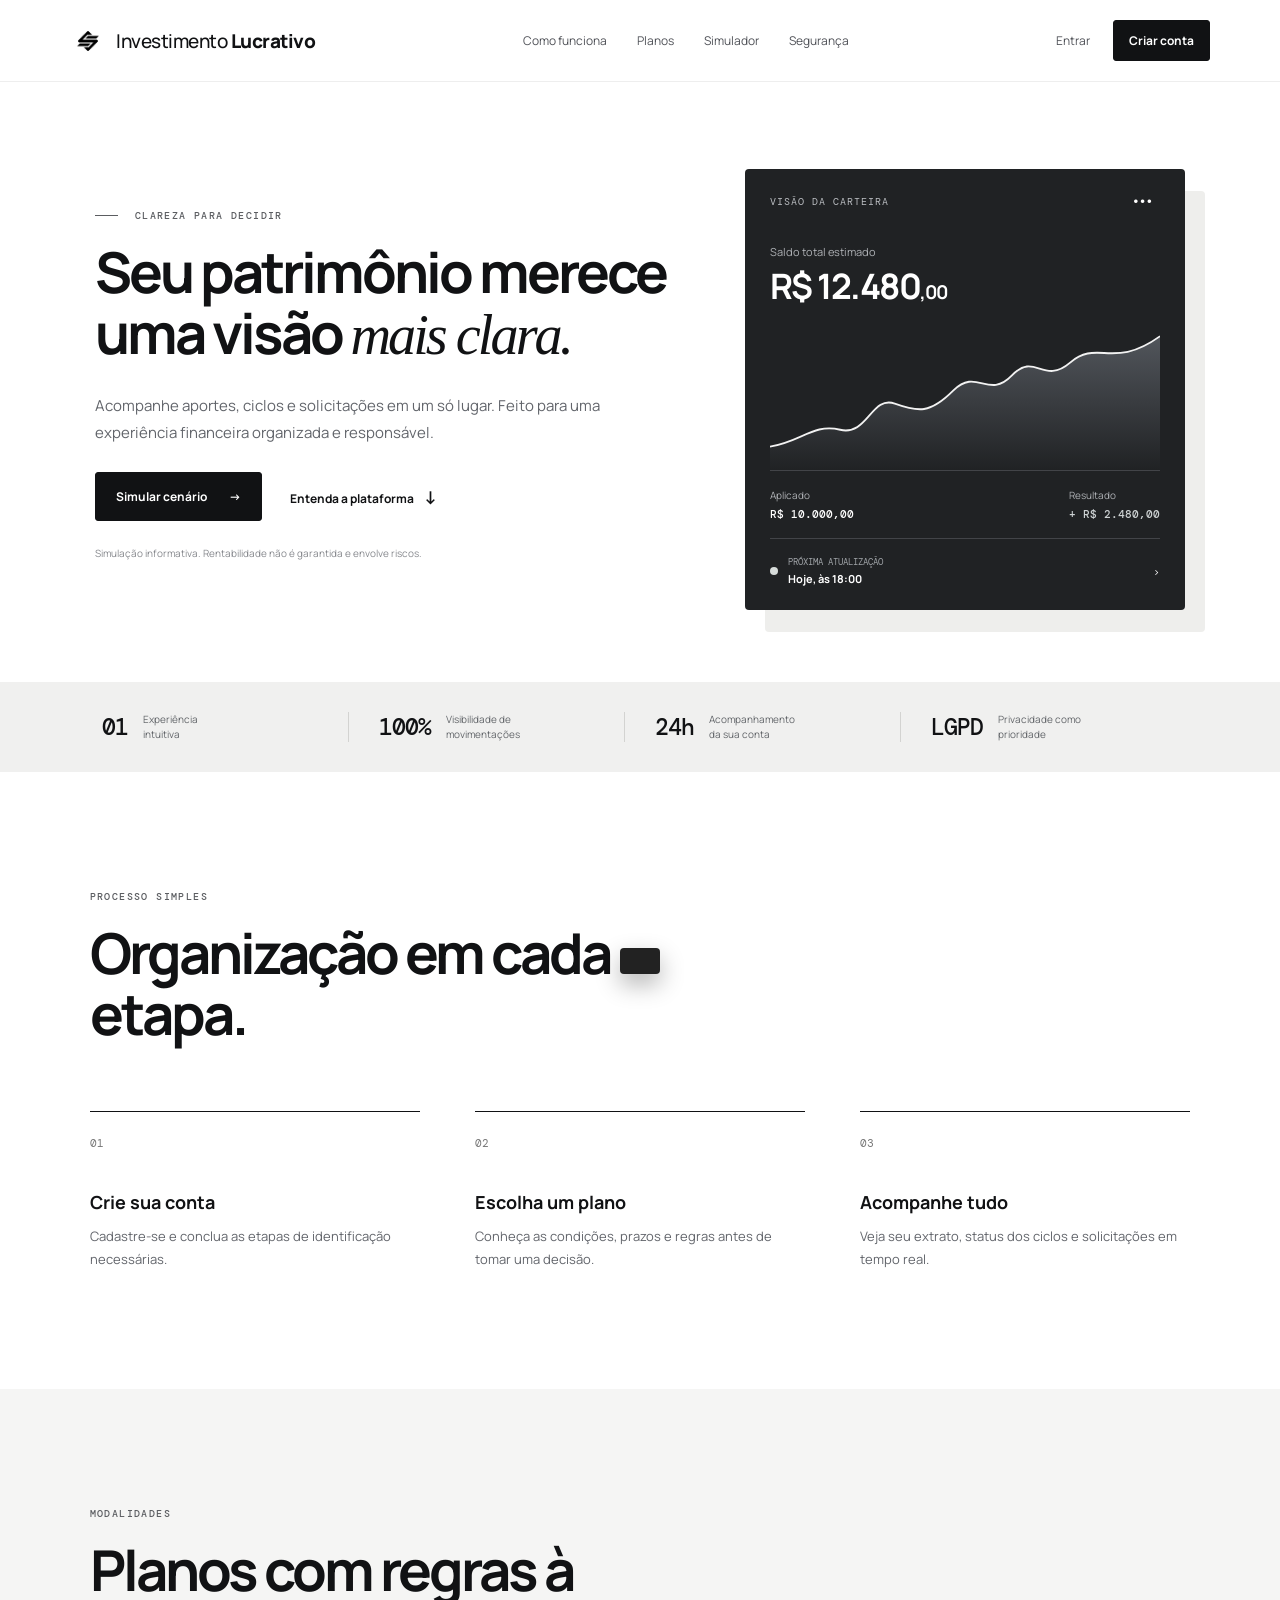
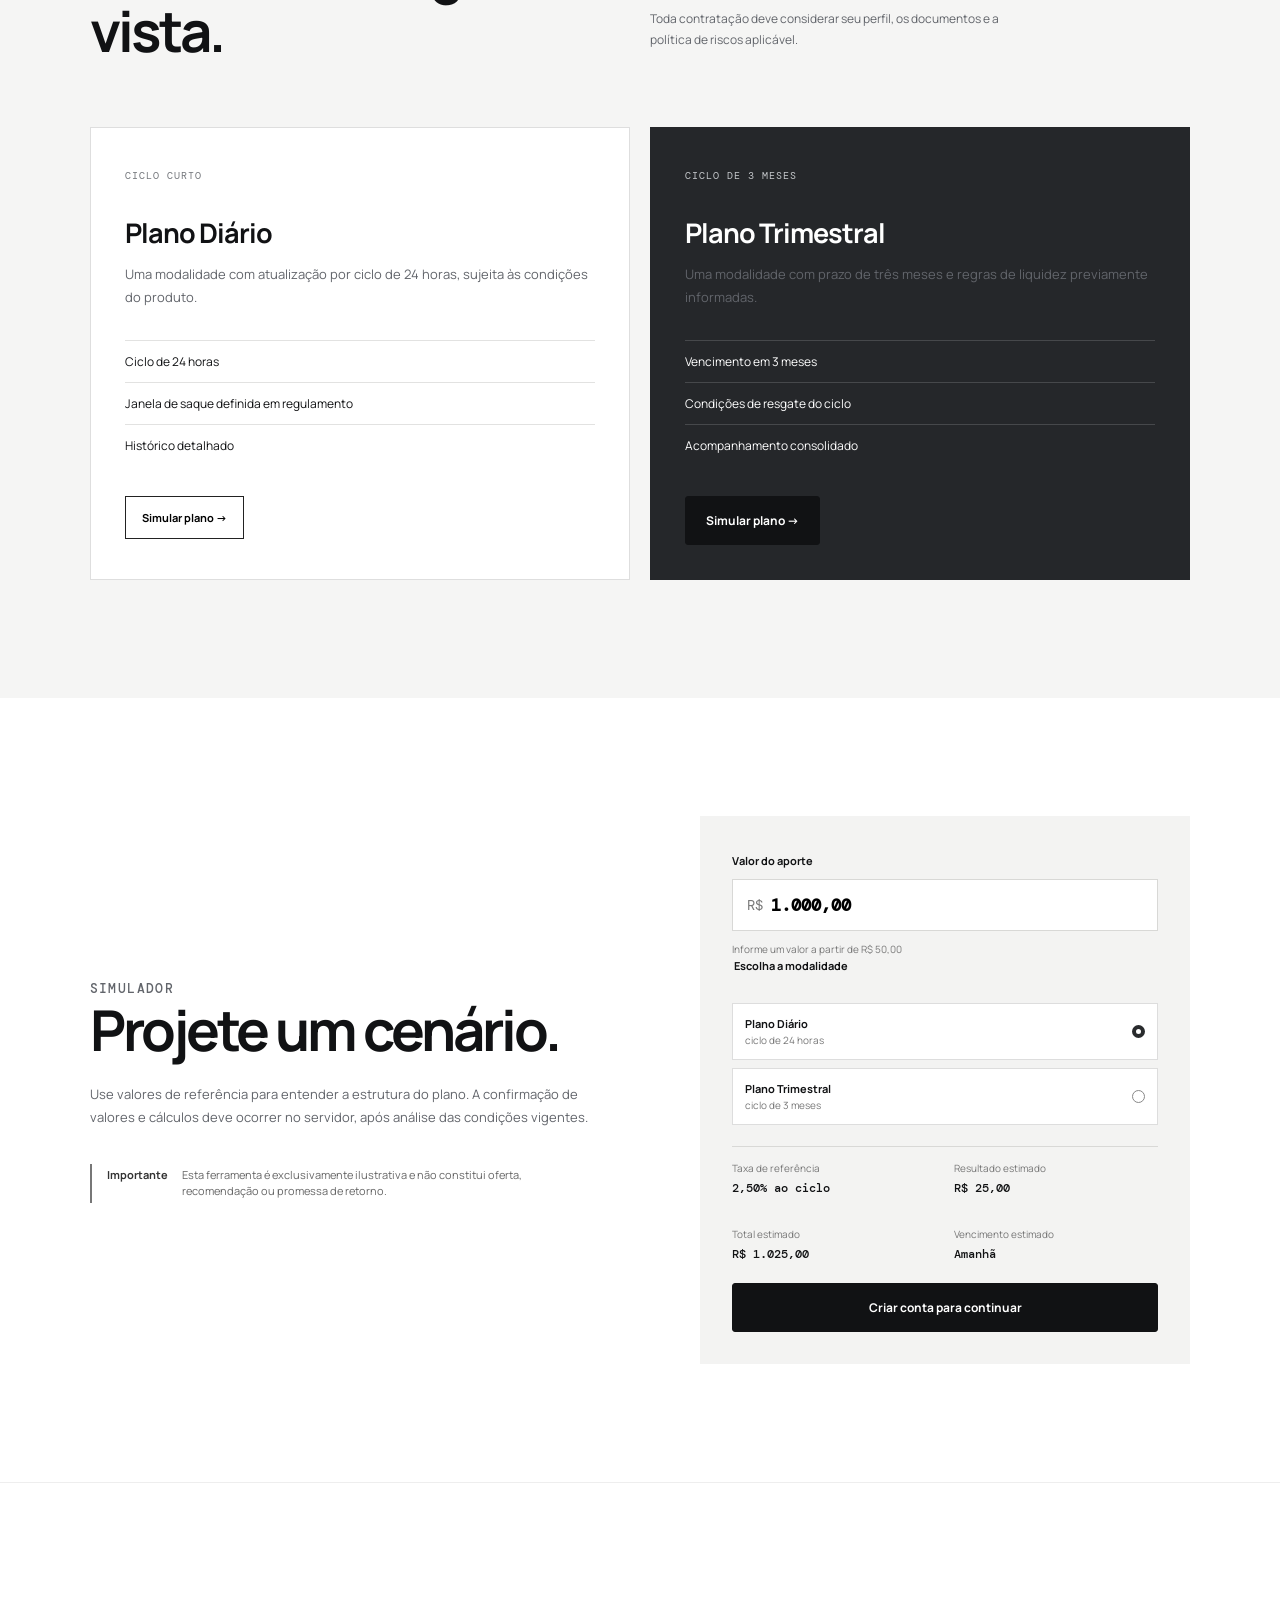
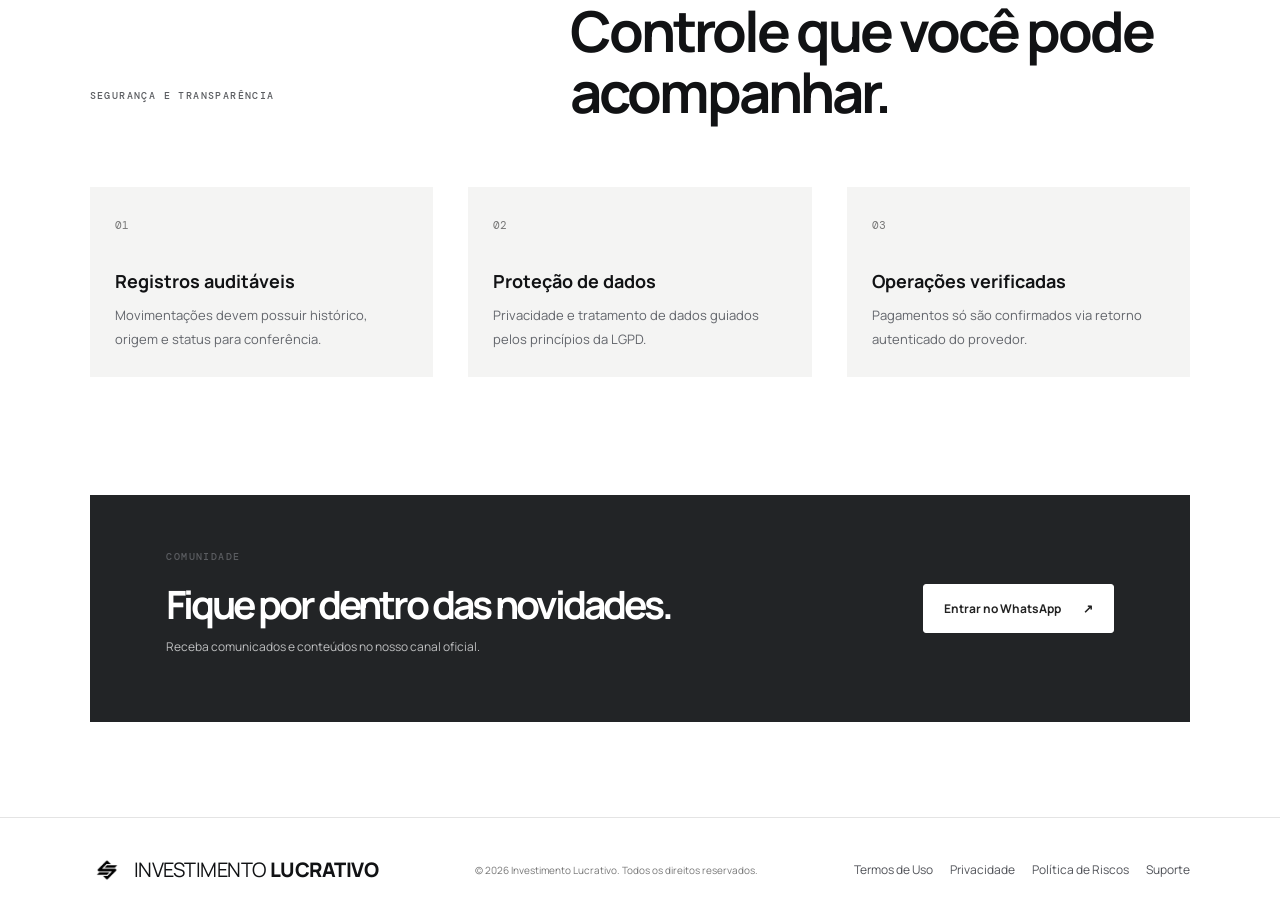
<file: index.html>
<!doctype html>
<html lang="pt-BR">
<head>
  <meta charset="UTF-8" />
  <meta name="viewport" content="width=device-width, initial-scale=1.0" />
  <meta name="description" content="Investimento Lucrativo — visão transparente para suas decisões financeiras." />
  <title>Investimento Lucrativo | Gestão transparente</title>
  <link rel="preconnect" href="https://fonts.googleapis.com" />
  <link rel="preconnect" href="https://fonts.gstatic.com" crossorigin />
  <link href="https://fonts.googleapis.com/css2?family=DM+Mono:wght@400;500&family=Manrope:wght@400;500;600;700;800&display=swap" rel="stylesheet" />
  <link rel="stylesheet" href="style.css" />
</head>
<body>
  <header class="header">
    <!-- Opção 2: Minimalista em Linha aplicada no cabeçalho -->
    <a href="index.html" class="brand" style="display: flex; align-items: center; gap: 10px; text-decoration: none;">
  <img src="logo.png" alt="Investimento Lucrativo" style="width: 36px; height: 36px; object-fit: contain;" />
  <span style="font-size: 19px; font-family: 'Manrope', sans-serif; color: var(--ink); text-transform: none; letter-spacing: -0.5px;">
    <span style="font-weight: 500;">Investimento</span> <b style="font-weight: 800;">Lucrativo</b>
  </span>
</a>
    
    <button class="menu" aria-label="Abrir menu">☰</button>
    <nav>
      <a href="#como-funciona">Como funciona</a>
      <a href="#planos">Planos</a>
      <a href="#simulador">Simulador</a>
      <a href="#seguranca">Segurança</a>
      <!-- Botões organizados para aparecerem com destaque no menu do celular -->
      <div class="mobile-auth-links">
        <a class="login-mobile" href="login.html">Entrar</a>
        <a class="button small" href="register.html">Criar conta</a>
      </div>
    </nav>
    <div class="header-actions">
      <a class="login" href="login.html">Entrar</a>
      <a class="button small" href="register.html">Criar conta</a>
    </div>
  </header>

  <main id="inicio">
    <section class="hero">
      <div class="hero-copy">
        <p class="eyebrow"><i></i> CLAREZA PARA DECIDIR</p>
        <h1>Seu patrimônio merece uma visão <em>mais clara.</em></h1>
        <p class="lead">Acompanhe aportes, ciclos e solicitações em um só lugar. Feito para uma experiência financeira organizada e responsável.</p>
        <div class="hero-actions">
          <a class="button" href="#simulador">Simular cenário <span>→</span></a>
          <a class="text-link" href="#como-funciona">Entenda a plataforma <span>↓</span></a>
        </div>
        <p class="disclaimer">Simulação informativa. Rentabilidade não é garantida e envolve riscos.</p>
      </div>
      <aside class="dashboard-card">
        <div class="card-top"><span>VISÃO DA CARTEIRA</span><button aria-label="Mais opções">•••</button></div>
        <p class="balance-label">Saldo total estimado</p>
        <p class="balance">R$ 12.480<span>,00</span></p>
        <div class="chart">
          <svg viewBox="0 0 500 155" preserveAspectRatio="none" aria-label="Gráfico ilustrativo de evolução">
            <defs>
              <linearGradient id="fill" x1="0" y1="0" x2="0" y2="1">
                <stop stop-color="#9ca3af" stop-opacity=".4"/>
                <stop offset="1" stop-color="#9ca3af" stop-opacity="0"/>
              </linearGradient>
            </defs>
            <path class="area" d="M0,130 C40,125 55,105 90,112 S130,75 160,84 S205,95 235,70 S280,80 310,54 S350,65 385,40 S440,48 500,12 V155 H0Z"/>
            <path class="line" d="M0,130 C40,125 55,105 90,112 S130,75 160,84 S205,95 235,70 S280,80 310,54 S350,65 385,40 S440,48 500,12"/>
          </svg>
        </div>
        <div class="card-stats">
          <div><span>Aplicado</span><b>R$ 10.000,00</b></div>
          <div><span>Resultado</span><b class="positive">+ R$ 2.480,00</b></div>
        </div>
        <div class="next-event">
          <span class="pulse"></span>
          <div><small>PRÓXIMA ATUALIZAÇÃO</small><b>Hoje, às 18:00</b></div>
          <span>›</span>
        </div>
      </aside>
    </section>

    <section class="numbers">
      <div><b>01</b><span>Experiência<br>intuitiva</span></div>
      <div><b>100%</b><span>Visibilidade de<br>movimentações</span></div>
      <div><b>24h</b><span>Acompanhamento<br>da sua conta</span></div>
      <div><b>LGPD</b><span>Privacidade como<br>prioridade</span></div>
    </section>

    <section id="como-funciona" class="section how">
      <p class="eyebrow">PROCESSO SIMPLES</p>
      <h2>Organização em cada etapa.</h2>
      <div class="steps">
        <article><span>01</span><h3>Crie sua conta</h3><p>Cadastre-se e conclua as etapas de identificação necessárias.</p></article>
        <article><span>02</span><h3>Escolha um plano</h3><p>Conheça as condições, prazos e regras antes de tomar uma decisão.</p></article>
        <article><span>03</span><h3>Acompanhe tudo</h3><p>Veja seu extrato, status dos ciclos e solicitações em tempo real.</p></article>
      </div>
    </section>

    <section id="planos" class="section plans">
      <div>
        <p class="eyebrow">MODALIDADES</p>
        <h2>Planos com regras à vista.</h2>
      </div>
      <p class="section-note">Toda contratação deve considerar seu perfil, os documentos e a política de riscos aplicável.</p>
      <div class="plan-grid">
        <article class="plan">
          <span class="tag">CICLO CURTO</span>
          <h3>Plano Diário</h3>
          <p>Uma modalidade com atualização por ciclo de 24 horas, sujeita às condições do produto.</p>
          <ul>
            <li>Ciclo de 24 horas</li>
            <li>Janela de saque definida em regulamento</li>
            <li>Histórico detalhado</li>
          </ul>
          <button class="outline choose-plan" data-plan="daily">Simular plano →</button>
        </article>
        <article class="plan featured">
          <span class="tag">CICLO DE 3 MESES</span>
          <h3>Plano Trimestral</h3>
          <p>Uma modalidade com prazo de três meses e regras de liquidez previamente informadas.</p>
          <ul>
            <li>Vencimento em 3 meses</li>
            <li>Condições de resgate do ciclo</li>
            <li>Acompanhamento consolidado</li>
          </ul>
          <button class="button choose-plan" data-plan="quarterly">Simular plano →</button>
        </article>
      </div>
    </section>

    <section id="simulador" class="section simulator">
      <div class="sim-copy">
        <p class="eyebrow">SIMULADOR</p>
        <h2>Projete um cenário.</h2>
        <p>Use valores de referência para entender a estrutura do plano. A confirmação de valores e cálculos deve ocorrer no servidor, após análise das condições vigentes.</p>
        <div class="risk-note">
          <b>Importante</b>
          <span>Esta ferramenta é exclusivamente ilustrativa e não constitui oferta, recomendação ou promessa de retorno.</span>
        </div>
      </div>
      <form id="simulation-form" class="sim-box">
        <label for="amount">Valor do aporte</label>
        <div class="input-currency">
          <span>R$</span>
          <input id="amount" inputmode="decimal" value="1.000,00" aria-describedby="amount-help" />
        </div>
        <span id="amount-help" class="hint">Informe um valor a partir de R$ 50,00</span>
        <fieldset>
          <legend>Escolha a modalidade</legend>
          <label class="choice">
            <input type="radio" name="plan" value="daily" checked />
            <span><b>Plano Diário</b><small>ciclo de 24 horas</small></span>
            <i></i>
          </label>
          <label class="choice">
            <input type="radio" name="plan" value="quarterly" />
            <span><b>Plano Trimestral</b><small>ciclo de 3 meses</small></span>
            <i></i>
          </label>
        </fieldset>
        <div class="estimate">
          <div><span>Taxa de referência</span><b id="rate">2,50% ao ciclo</b></div>
          <div><span>Resultado estimado</span><b id="earnings">R$ 25,00</b></div>
          <div><span>Total estimado</span><b id="total">R$ 1.025,00</b></div>
          <div><span>Vencimento estimado</span><b id="maturity">Amanhã</b></div>
        </div>
        <button class="button full" type="button" onclick="window.location.href='register.html'">Criar conta para continuar</button>
      </form>
    </section>

    <section id="seguranca" class="section security">
      <div>
        <p class="eyebrow">SEGURANÇA E TRANSPARÊNCIA</p>
        <h2>Controle que você pode acompanhar.</h2>
      </div>
      <div class="security-grid">
        <article><b>01</b><h3>Registros auditáveis</h3><p>Movimentações devem possuir histórico, origem e status para conferência.</p></article>
        <article><b>02</b><h3>Proteção de dados</h3><p>Privacidade e tratamento de dados guiados pelos princípios da LGPD.</p></article>
        <article><b>03</b><h3>Operações verificadas</h3><p>Pagamentos só são confirmados via retorno autenticado do provedor.</p></article>
      </div>
    </section>

    <section class="community">
      <div>
        <p class="eyebrow">COMUNIDADE</p>
        <h2>Fique por dentro das novidades.</h2>
        <p>Receba comunicados e conteúdos no nosso canal oficial.</p>
      </div>
      <a class="button light" href="#" data-whatsapp>Entrar no WhatsApp <span>↗</span></a>
    </section>
  </main>
  
  <footer>
    <!-- Opção 2 replicada no rodapé -->
    <div class="brand" style="display: flex; align-items: center; gap: 10px;">
      <img src="logo.png" alt="Logo Investimento Lucrativo" style="width: 34px; height: 34px; border-radius: 4px; object-fit: cover;" />
      <span style="font-size: 20px; font-family: 'Manrope', sans-serif; color: var(--ink); letter-spacing: -0.5px;">
        Investimento<b style="font-weight: 800; margin-left: 4px;">Lucrativo</b>
      </span>
    </div>
    
    <p>© 2026 Investimento Lucrativo. Todos os direitos reservados.</p>
    <div class="footer-links">
      <a href="terms.html">Termos de Uso</a>
      <a href="privacy.html">Privacidade</a>
      <a href="risks.html">Política de Riscos</a>
      <a href="support.html">Suporte</a>
    </div>
  </footer>

  <div id="toast" role="status" aria-live="polite"></div>
  <script src="app.js"></script>
</body>
</html>
</file>
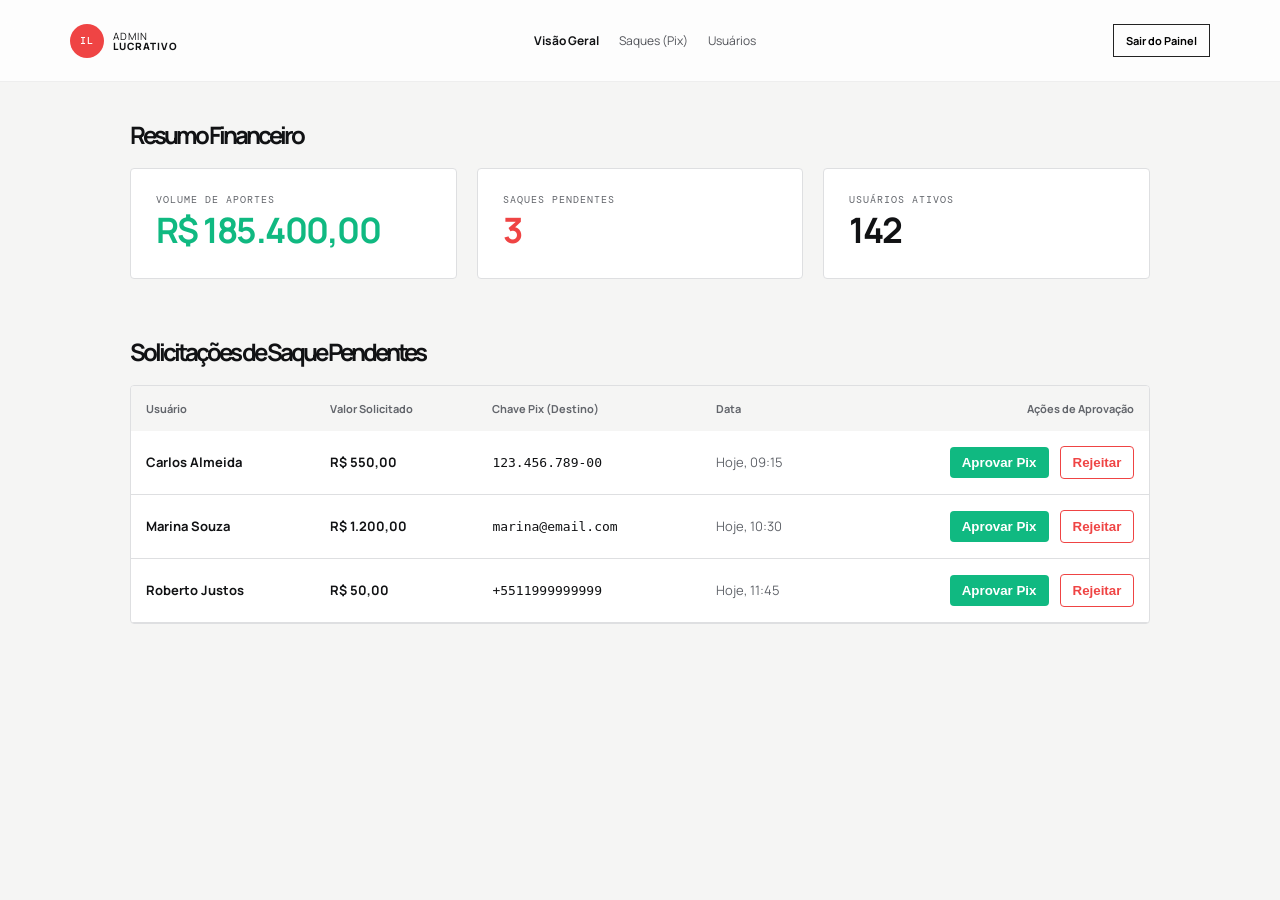
<file: admin.html>
<!doctype html>
<html lang="pt-BR">
<head>
  <meta charset="UTF-8" />
  <meta name="viewport" content="width=device-width, initial-scale=1.0" />
  <title>Painel Admin | Investimento Lucrativo</title>
  <link href="https://fonts.googleapis.com/css2?family=DM+Mono:wght@400;500&family=Manrope:wght@400;500;600;700;800&display=swap" rel="stylesheet" />
  <link rel="stylesheet" href="style.css" />
</head>
<body style="background: var(--soft);">
  
  <header class="header">
    <a href="#" class="brand">
      <span class="brand-mark" style="background: #ef4444;">IL</span><span>admin<br><b>lucrativo</b></span>
    </a>
    <nav style="display: flex; gap: 20px;">
      <a href="#dashboard" style="color: var(--ink); font-weight: 700;">Visão Geral</a>
      <a href="#saques">Saques (Pix)</a>
      <a href="#usuarios">Usuários</a>
    </nav>
    <div class="header-actions">
      <button class="outline" id="admin-logout-btn" style="padding: 8px 12px;">Sair do Painel</button>
    </div>
  </header>

  <main class="section" style="padding-top: 40px; max-width: 1200px;">
    
    <!-- DASHBOARD ADMINISTRATIVO -->
    <section id="dashboard" style="margin-bottom: 60px;">
      <h2 style="font-size: 24px; margin-bottom: 20px;">Resumo Financeiro</h2>
      <div style="display: grid; grid-template-columns: repeat(auto-fit, minmax(250px, 1fr)); gap: 20px;">
        
        <div class="dashboard-card" style="background: white; border: 1px solid var(--line); color: var(--ink); box-shadow: none;">
          <div class="card-top" style="color: var(--muted);"><span>VOLUME DE APORTES</span></div>
          <p class="balance" id="admin-total-deposits" style="color: #10b981;">R$ 0,00</p>
        </div>
        
        <div class="dashboard-card" style="background: white; border: 1px solid var(--line); color: var(--ink); box-shadow: none;">
          <div class="card-top" style="color: var(--muted);"><span>SAQUES PENDENTES</span></div>
          <p class="balance" id="admin-pending-withdrawals" style="color: #ef4444;">0</p>
        </div>
        
        <div class="dashboard-card" style="background: white; border: 1px solid var(--line); color: var(--ink); box-shadow: none;">
          <div class="card-top" style="color: var(--muted);"><span>USUÁRIOS ATIVOS</span></div>
          <p class="balance" id="admin-active-users">0</p>
        </div>

      </div>
    </section>

    <!-- GESTÃO DE SAQUES -->
    <section id="saques" style="margin-bottom: 60px;">
      <h2 style="font-size: 24px; margin-bottom: 20px;">Solicitações de Saque Pendentes</h2>
      <div style="background: white; border: 1px solid var(--line); border-radius: 4px; overflow-x: auto;">
        <table style="width: 100%; text-align: left; border-collapse: collapse; font-size: 13px; min-width: 600px;">
          <thead style="background: #f5f5f4; font-size: 11px; color: var(--muted);">
            <tr>
              <th style="padding: 15px;">Usuário</th>
              <th style="padding: 15px;">Valor Solicitado</th>
              <th style="padding: 15px;">Chave Pix (Destino)</th>
              <th style="padding: 15px;">Data</th>
              <th style="padding: 15px; text-align: right;">Ações de Aprovação</th>
            </tr>
          </thead>
          <tbody id="admin-withdrawals-list">
            <!-- Preenchido via admin.js -->
          </tbody>
        </table>
      </div>
    </section>

  </main>
  
  <div id="toast" role="status" aria-live="polite"></div>
  <script src="admin.js"></script>
</body>
</html>
</file>
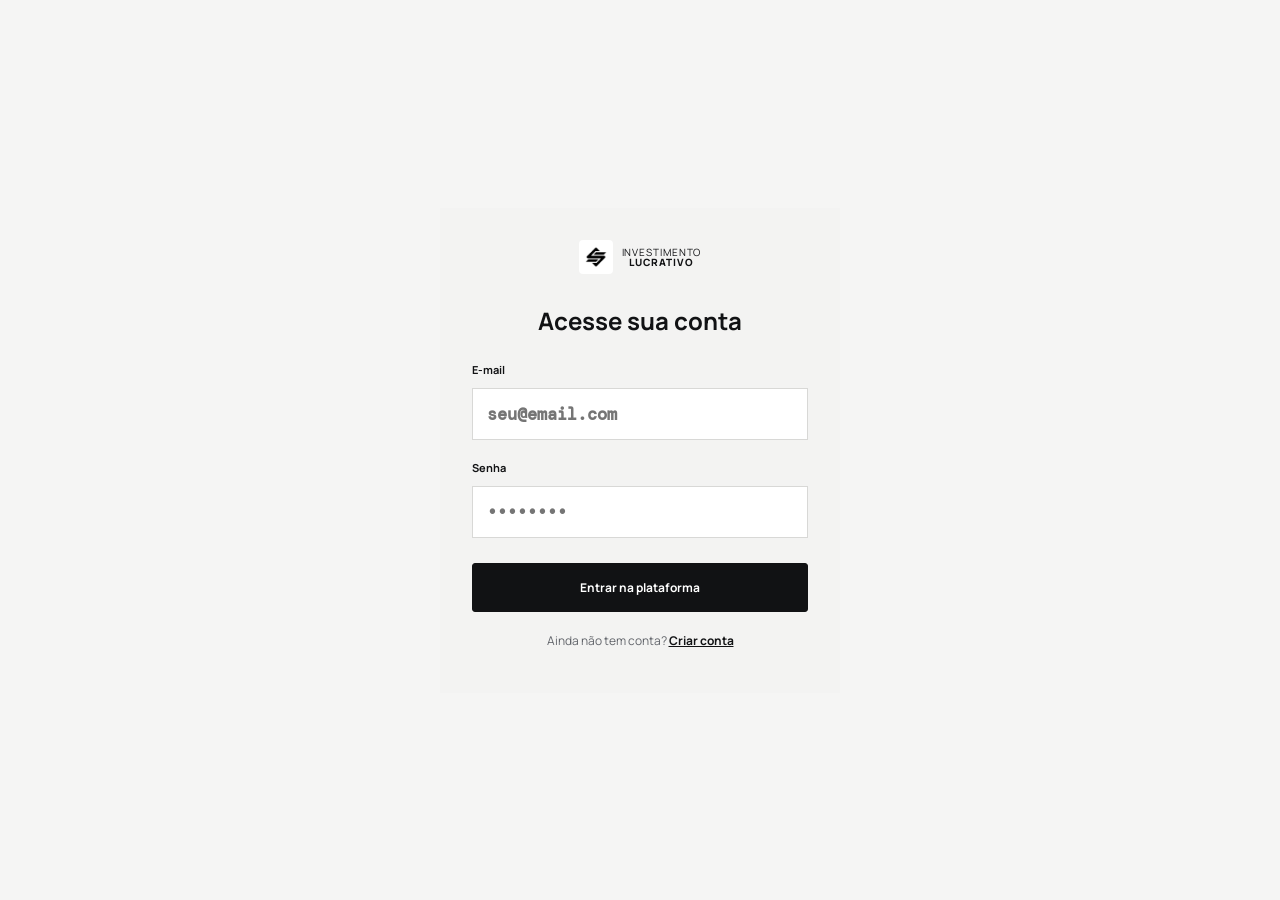
<file: dashboard.html>
<!doctype html>
<html lang="pt-BR">
<head>
  <meta charset="UTF-8" />
  <meta name="viewport" content="width=device-width, initial-scale=1.0" />
  <title>Dashboard | Investimento Lucrativo</title>
  <link href="https://fonts.googleapis.com/css2?family=DM+Mono:wght@400;500&family=Manrope:wght@400;500;600;700;800&display=swap" rel="stylesheet" />
  <link rel="stylesheet" href="style.css" />
  <style>
    /* Ajustes específicos do Dashboard para Mobile */
    @media (max-width: 760px) {
      .dash-nav { display: none !important; }
      .dash-actions { display: flex !important; }
      .sim-form-grid { grid-template-columns: 1fr !important; gap: 20px !important; }
      .extrato-table th, .extrato-table td { padding: 10px !important; font-size: 11px !important; }
      .plan-details { grid-template-columns: 1fr 1fr !important; gap: 15px; }
    }
  </style>
</head>
<body style="background: var(--soft);">
  
  <header class="header">
    <a href="index.html" class="brand">
      <!-- Logo inserida no cabeçalho do Dashboard -->
      <img src="logo.png" alt="Investimento Lucrativo" style="width: 34px; height: 34px; border-radius: 4px; object-fit: cover;" />
      <span>investimento<br><b>lucrativo</b></span>
    </a>
    <nav class="dash-nav">
      <a href="#resumo" style="color: var(--ink); font-weight: 700;">Resumo</a>
      <a href="#investimentos">Meus Planos</a>
      <a href="#extrato">Extrato</a>
      <a href="#simulador">Simulador</a>
    </nav>
    <div class="header-actions dash-actions">
      <span id="user-greeting" style="font-size: 12px; font-weight: 700; margin-right: 15px;">Olá, Investidor</span>
      <button class="outline" id="logout-btn" style="padding: 8px 12px;">Sair</button>
    </div>
  </header>

  <main class="section" style="padding-top: 40px; max-width: 1200px;">
    
    <section id="resumo" style="margin-bottom: 60px;">
        <div style="display: flex; gap: 20px; flex-wrap: wrap;">
            <div class="dashboard-card" style="flex: 1.5; min-width: 280px;">
                <div class="card-top"><span>SALDO DISPONÍVEL</span></div>
                <p class="balance" id="available-balance">R$ 0<span>,00</span></p>
                <div style="display: flex; gap: 10px; margin-top: 20px; flex-wrap: wrap;">
                    <button class="button small" id="btn-aportar" style="background: white; color: black; flex: 1; min-width: 120px;">Aportar (Pix)</button>
                    <button class="outline" id="btn-sacar" style="border-color: white; color: white; flex: 1; min-width: 120px;">Sacar</button>
                </div>
            </div>
            
            <div class="dashboard-card" style="flex: 1; min-width: 280px; background: white; color: var(--ink); border: 1px solid var(--line); box-shadow: none;">
                <div class="card-top" style="color: var(--muted);"><span>SALDO APLICADO</span></div>
                <p class="balance" id="invested-balance">R$ 0<span>,00</span></p>
                <div class="card-stats" style="border-color: #eee;">
                    <div><span>Rendimentos Acum.</span><b class="positive" style="color: #10b981;" id="total-earnings">+ R$ 0,00</b></div>
                </div>
            </div>
        </div>
    </section>

    <section id="investimentos" style="margin-bottom: 60px;">
        <h2 style="font-size: 24px; margin-bottom: 20px;">Meus Investimentos</h2>
        <div class="plan" style="padding: 20px; border-left: 4px solid var(--ink);">
            <div style="display: flex; justify-content: space-between; align-items: center; border-bottom: 1px solid #eee; padding-bottom: 15px; margin-bottom: 15px; flex-wrap: wrap; gap: 10px;">
                <div>
                    <span class="tag">PLANO ATIVO</span>
                    <h3 style="margin: 5px 0 0; font-size: 18px;">Plano Diário</h3>
                </div>
                <div style="text-align: right;">
                    <span style="font-size: 11px; color: var(--muted);">Status</span><br>
                    <b style="color: #10b981; font-size: 12px;">Rendendo (2,50% ao dia)</b>
                </div>
            </div>
            <div class="plan-details" style="display: grid; grid-template-columns: repeat(4, 1fr); gap: 15px; font-size: 12px;">
                <div><span style="color: var(--muted);">Valor Aplicado</span><br><b id="active-plan-amount">R$ 0,00</b></div>
                <div><span style="color: var(--muted);">Início</span><br><b>Hoje</b></div>
                <div><span style="color: var(--muted);">Atualização</span><br><b>Amanhã, 18:00</b></div>
                <div><span style="color: var(--muted);">Vencimento</span><br><b>Ciclo 24h</b></div>
            </div>
        </div>
    </section>

    <section id="simulador" style="margin-bottom: 60px; padding: 30px 5%; background: #f3f3f2; border-radius: 4px;">
        <h2 style="font-size: 24px; margin-bottom: 20px;">Simular Novo Aporte</h2>
        <form id="simulation-form" class="sim-form-grid" style="display: grid; grid-template-columns: 1fr 1fr; gap: 40px; align-items: center;">
            <div>
                <label style="font-size: 11px; font-weight: 700;">Valor do aporte</label>
                <div class="input-currency">
                    <span>R$</span><input id="amount" inputmode="decimal" value="1.000,00" />
                </div>
                <fieldset>
                    <label class="choice"><input type="radio" name="plan" value="daily" checked /><span><b>Plano Diário</b><small>2,50% ao ciclo</small></span><i></i></label>
                    <label class="choice"><input type="radio" name="plan" value="quarterly" /><span><b>Plano Trimestral</b><small>4,00% ao ciclo</small></span><i></i></label>
                </fieldset>
            </div>
            <div class="estimate" style="background: white; border: 1px solid var(--line); padding: 30px; margin: 0;">
                <div><span>Resultado estimado</span><b id="earnings">R$ 25,00</b></div>
                <div><span>Total estimado</span><b id="total">R$ 1.025,00</b></div>
                <div><span>Prazo</span><b id="maturity">Amanhã</b></div>
            </div>
        </form>
    </section>

    <section id="extrato" style="margin-bottom: 60px;">
        <h2 style="font-size: 24px; margin-bottom: 20px;">Extrato de Movimentações</h2>
        <div style="background: white; border: 1px solid var(--line); border-radius: 4px; overflow-x: auto;">
            <table class="extrato-table" style="width: 100%; text-align: left; border-collapse: collapse; font-size: 13px; min-width: 400px;">
                <thead style="background: #f5f5f4; font-size: 11px; color: var(--muted);">
                    <tr>
                        <th style="padding: 15px;">Data</th>
                        <th style="padding: 15px;">Tipo</th>
                        <th style="padding: 15px;">Valor</th>
                        <th style="padding: 15px;">Status</th>
                    </tr>
                </thead>
                <tbody id="transactions-list"></tbody>
            </table>
        </div>
    </section>
  </main>
  
  <footer>
    <div class="brand">
      <!-- Logo inserida no rodapé do Dashboard -->
      <img src="logo.png" alt="Investimento Lucrativo" style="width: 34px; height: 34px; border-radius: 4px; object-fit: cover;" />
      <span>investimento<br><b>lucrativo</b></span>
    </div>
    <p>© 2026 Investimento Lucrativo. Todos os direitos reservados.</p>
    <div class="footer-links">
      <a href="terms.html">Termos de Uso</a>
      <a href="privacy.html">Privacidade</a>
      <a href="risks.html">Política de Riscos</a>
      <a href="support.html">Suporte</a>
    </div>
  </footer>

  <!-- Elemento Toast Flutuante -->
  <div id="toast" role="status" aria-live="polite"></div>

  <script src="dashboard.js"></script>
</body>
</html>
</file>
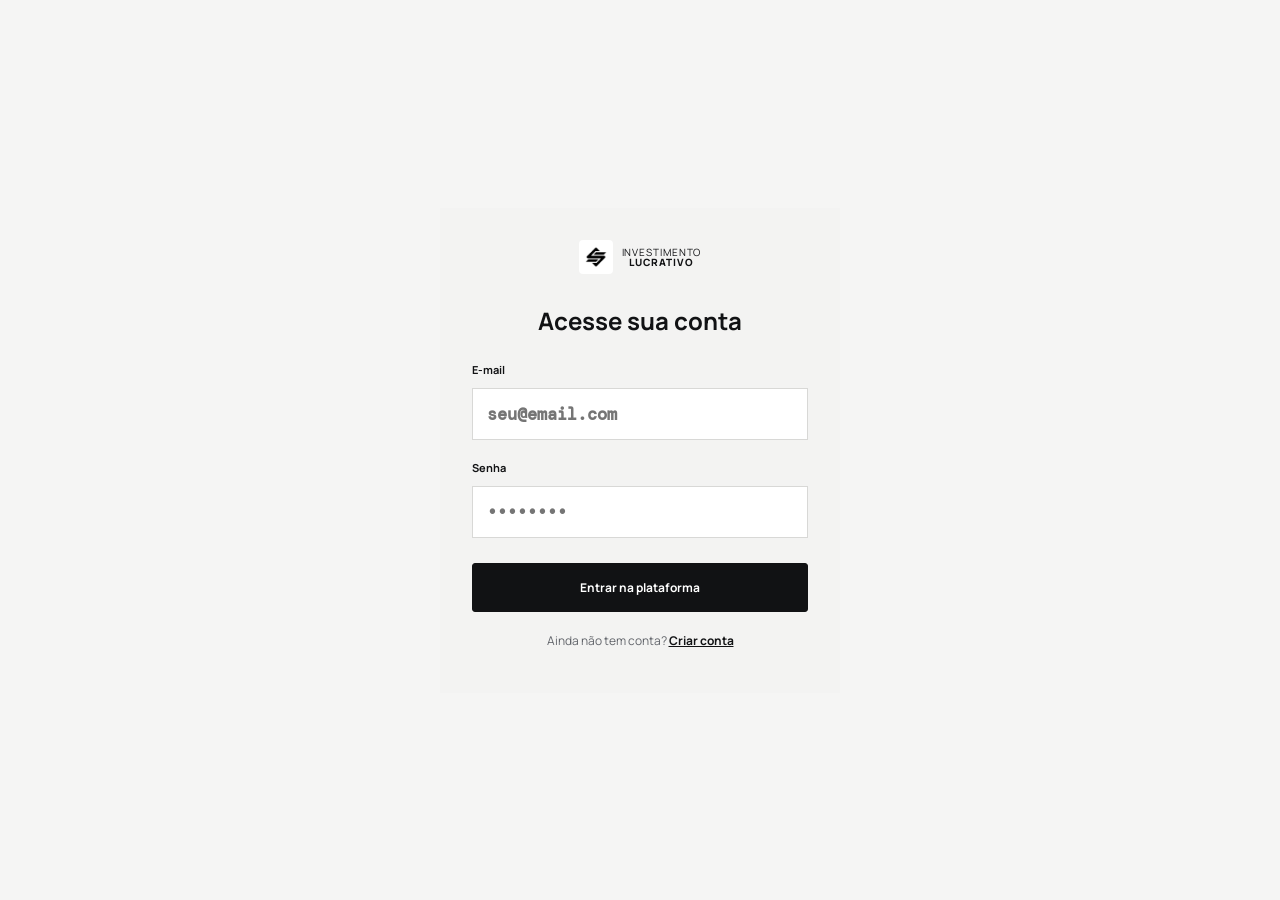
<file: login.html>
<!doctype html>
<html lang="pt-BR">
<head>
  <meta charset="UTF-8" />
  <meta name="viewport" content="width=device-width, initial-scale=1.0" />
  <title>Login | Investimento Lucrativo</title>
  <link href="https://fonts.googleapis.com/css2?family=DM+Mono:wght@400;500&family=Manrope:wght@400;500;600;700;800&display=swap" rel="stylesheet" />
  <link rel="stylesheet" href="style.css" />
</head>
<body style="background: var(--soft); display: flex; align-items: center; justify-content: center; min-height: 100vh;">
  <main class="sim-box" style="width: 90%; max-width: 400px; margin: 20px;">
    <div style="text-align: center; margin-bottom: 30px;">
      <a href="index.html" class="brand" style="justify-content: center;">
        <!-- Nova logo inserida e centralizada na tela de login -->
        <img src="logo.png" alt="Investimento Lucrativo" style="width: 34px; height: 34px; border-radius: 4px; object-fit: cover;" />
        <span>investimento<br><b>lucrativo</b></span>
      </a>
    </div>
    <h2 style="font-size: 24px; margin-bottom: 20px; text-align: center;">Acesse sua conta</h2>
    <form id="login-form">
      <div style="margin-bottom: 15px;">
        <label style="font-size: 11px; font-weight: 700;">E-mail</label>
        <div class="input-currency" style="padding: 0 14px;"><input type="email" id="email" required placeholder="seu@email.com" /></div>
      </div>
      <div style="margin-bottom: 25px;">
        <label style="font-size: 11px; font-weight: 700;">Senha</label>
        <div class="input-currency" style="padding: 0 14px;"><input type="password" id="password" required placeholder="••••••••" /></div>
      </div>
      <button class="button full" type="submit" id="login-btn">Entrar na plataforma</button>
      <p style="text-align: center; margin-top: 20px; font-size: 12px; color: var(--muted);">
        Ainda não tem conta? <a href="register.html" style="color: var(--ink); font-weight: 700;">Criar conta</a>
      </p>
    </form>
  </main>
  <div id="toast" role="status" aria-live="polite"></div>
  <script src="auth.js"></script>
</body>
</html>
</file>
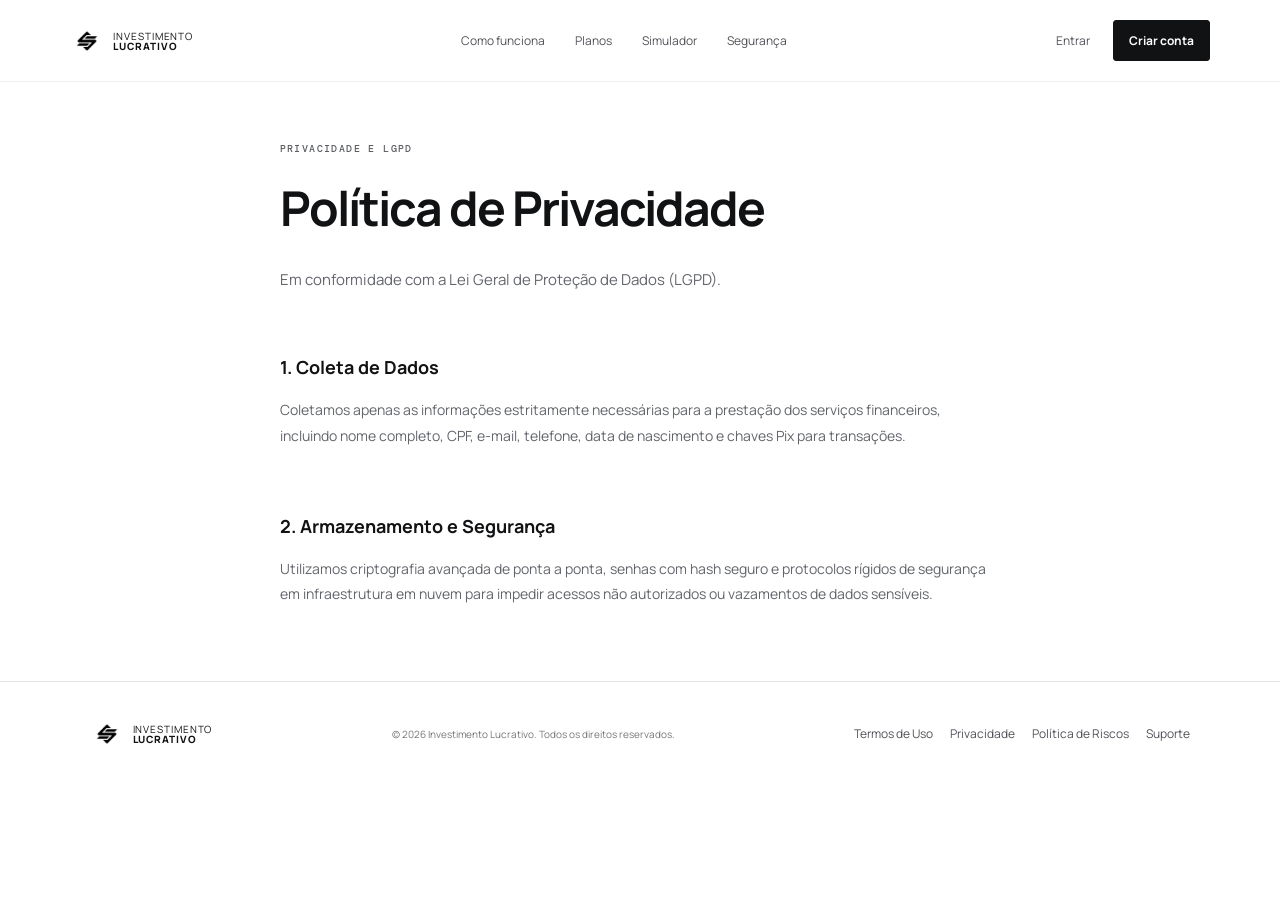
<file: privacy.html>
<!doctype html>
<html lang="pt-BR">
<head>
  <meta charset="UTF-8" />
  <meta name="viewport" content="width=device-width, initial-scale=1.0" />
  <title>Política de Privacidade | Investimento Lucrativo</title>
  <link rel="preconnect" href="https://fonts.googleapis.com" />
  <link rel="preconnect" href="https://fonts.gstatic.com" crossorigin />
  <link href="https://fonts.googleapis.com/css2?family=DM+Mono:wght@400;500&family=Manrope:wght@400;500;600;700;800&display=swap" rel="stylesheet" />
  <link rel="stylesheet" href="style.css" />
</head>
<body>
  <header class="header">
    <a href="index.html" class="brand">
      <!-- Nova logo inserida no cabeçalho -->
      <img src="logo.png" alt="Investimento Lucrativo" style="width: 34px; height: 34px; border-radius: 4px; object-fit: cover;" />
      <span>investimento<br><b>lucrativo</b></span>
    </a>
    <button class="menu" aria-label="Abrir menu">☰</button>
    <nav>
      <a href="index.html#como-funciona">Como funciona</a>
      <a href="index.html#planos">Planos</a>
      <a href="index.html#simulador">Simulador</a>
      <a href="index.html#seguranca">Segurança</a>
      <div class="mobile-auth-links">
        <a class="login-mobile" href="login.html">Entrar</a>
        <a class="button small" href="register.html">Criar conta</a>
      </div>
    </nav>
    <div class="header-actions">
      <a class="login" href="login.html">Entrar</a>
      <a class="button small" href="register.html">Criar conta</a>
    </div>
  </header>

  <main class="section" style="max-width: 900px; padding: 60px 7%;">
    <p class="eyebrow">PRIVACIDADE E LGPD</p>
    <h1 style="font-size: clamp(32px, 4vw, 48px); letter-spacing: -2px; margin: 0 0 15px;">Política de Privacidade</h1>
    <p class="lead" style="margin-bottom: 40px;">Em conformidade com a Lei Geral de Proteção de Dados (LGPD).</p>

    <div style="display: grid; gap: 30px; font-size: 14px; line-height: 1.8; color: var(--muted);">
      <section>
        <h3 style="color: var(--ink); font-size: 18px; margin-bottom: 10px;">1. Coleta de Dados</h3>
        <p>Coletamos apenas as informações estritamente necessárias para a prestação dos serviços financeiros, incluindo nome completo, CPF, e-mail, telefone, data de nascimento e chaves Pix para transações.</p>
      </section>

      <section>
        <h3 style="color: var(--ink); font-size: 18px; margin-bottom: 10px;">2. Armazenamento e Segurança</h3>
        <p>Utilizamos criptografia avançada de ponta a ponta, senhas com hash seguro e protocolos rígidos de segurança em infraestrutura em nuvem para impedir acessos não autorizados ou vazamentos de dados sensíveis.</p>
      </section>
    </div>
  </main>

  <footer>
    <div class="brand">
      <!-- Nova logo inserida no rodapé -->
      <img src="logo.png" alt="Investimento Lucrativo" style="width: 34px; height: 34px; border-radius: 4px; object-fit: cover;" />
      <span>investimento<br><b>lucrativo</b></span>
    </div>
    <p>© 2026 Investimento Lucrativo. Todos os direitos reservados.</p>
    <div class="footer-links">
      <a href="terms.html">Termos de Uso</a>
      <a href="privacy.html">Privacidade</a>
      <a href="risks.html">Política de Riscos</a>
      <a href="support.html">Suporte</a>
    </div>
  </footer>

  <div id="toast" role="status" aria-live="polite"></div>
  <script src="app.js"></script>
</body>
</html>
</file>
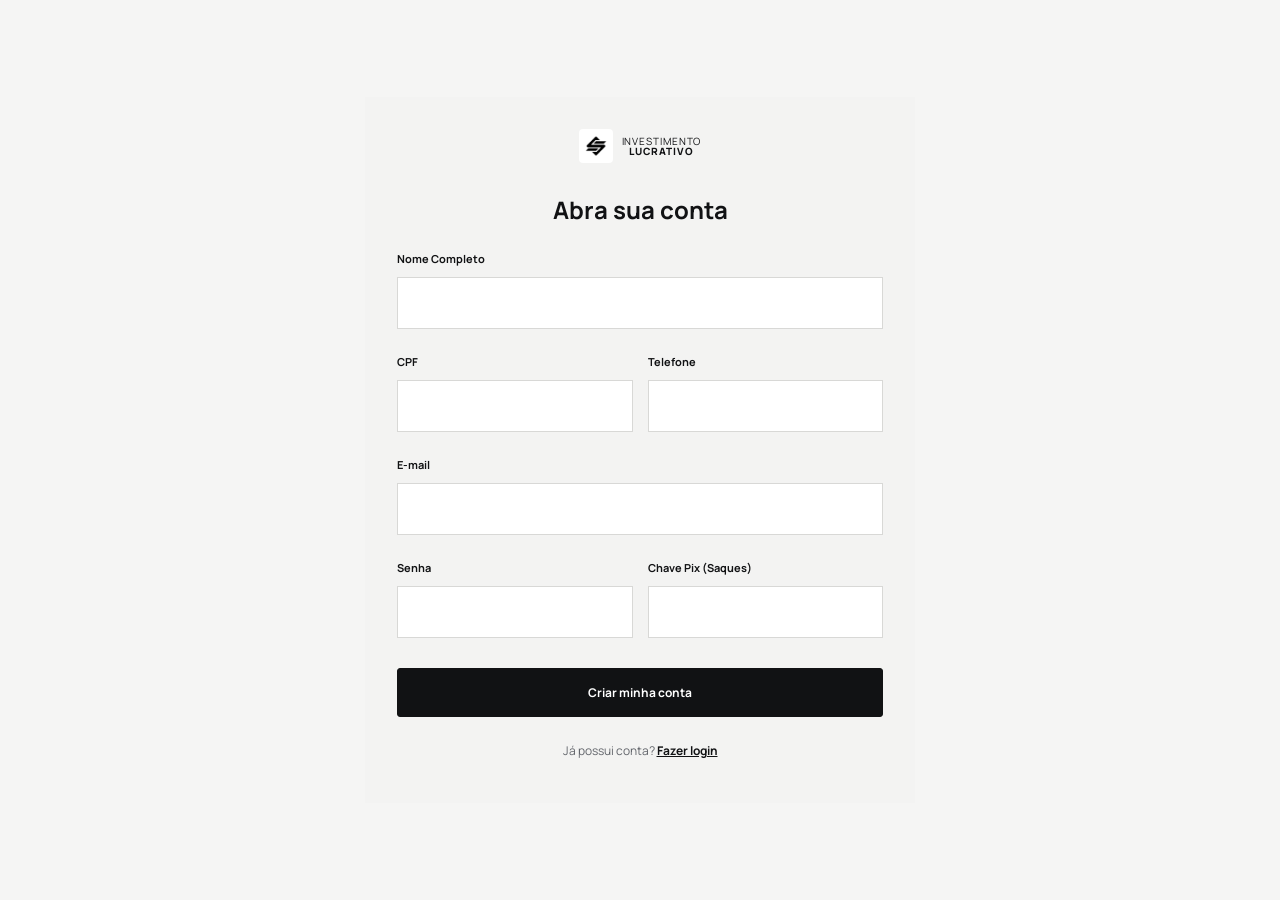
<file: register.html>
<!doctype html>
<html lang="pt-BR">
<head>
  <meta charset="UTF-8" />
  <meta name="viewport" content="width=device-width, initial-scale=1.0" />
  <title>Cadastro | Investimento Lucrativo</title>
  <link href="https://fonts.googleapis.com/css2?family=DM+Mono:wght@400;500&family=Manrope:wght@400;500;600;700;800&display=swap" rel="stylesheet" />
  <link rel="stylesheet" href="style.css" />
</head>
<body style="background: var(--soft); display: flex; align-items: center; justify-content: center; min-height: 100vh; padding: 40px 0;">
  <main class="sim-box" style="width: 90%; max-width: 550px; margin: 20px;">
    <div style="text-align: center; margin-bottom: 30px;">
      <a href="index.html" class="brand" style="justify-content: center;">
        <!-- Nova logo inserida e centralizada na tela de cadastro -->
        <img src="logo.png" alt="Investimento Lucrativo" style="width: 34px; height: 34px; border-radius: 4px; object-fit: cover;" />
        <span>investimento<br><b>lucrativo</b></span>
      </a>
    </div>
    <h2 style="font-size: 24px; margin-bottom: 20px; text-align: center;">Abra sua conta</h2>
    <form id="register-form" style="display: grid; gap: 15px;">
      <div>
        <label style="font-size: 11px; font-weight: 700;">Nome Completo</label>
        <div class="input-currency" style="padding: 0 14px;"><input type="text" id="fullName" required /></div>
      </div>
      <div style="display: grid; grid-template-columns: repeat(auto-fit, minmax(200px, 1fr)); gap: 15px;">
        <div>
          <label style="font-size: 11px; font-weight: 700;">CPF</label>
          <div class="input-currency" style="padding: 0 14px;"><input type="text" id="cpf" required /></div>
        </div>
        <div>
          <label style="font-size: 11px; font-weight: 700;">Telefone</label>
          <div class="input-currency" style="padding: 0 14px;"><input type="text" id="phone" required /></div>
        </div>
      </div>
      <div>
        <label style="font-size: 11px; font-weight: 700;">E-mail</label>
        <div class="input-currency" style="padding: 0 14px;"><input type="email" id="email" required /></div>
      </div>
      <div style="display: grid; grid-template-columns: repeat(auto-fit, minmax(200px, 1fr)); gap: 15px;">
        <div>
          <label style="font-size: 11px; font-weight: 700;">Senha</label>
          <div class="input-currency" style="padding: 0 14px;"><input type="password" id="password" required /></div>
        </div>
        <div>
          <label style="font-size: 11px; font-weight: 700;">Chave Pix (Saques)</label>
          <div class="input-currency" style="padding: 0 14px;"><input type="text" id="pixKey" required /></div>
        </div>
      </div>
      <button class="button full" type="submit" id="register-btn" style="margin-top: 10px;">Criar minha conta</button>
      <p style="text-align: center; margin-top: 10px; font-size: 12px; color: var(--muted);">
        Já possui conta? <a href="login.html" style="color: var(--ink); font-weight: 700;">Fazer login</a>
      </p>
    </form>
  </main>
  <div id="toast" role="status" aria-live="polite"></div>
  <script src="auth.js"></script>
</body>
</html>
</file>
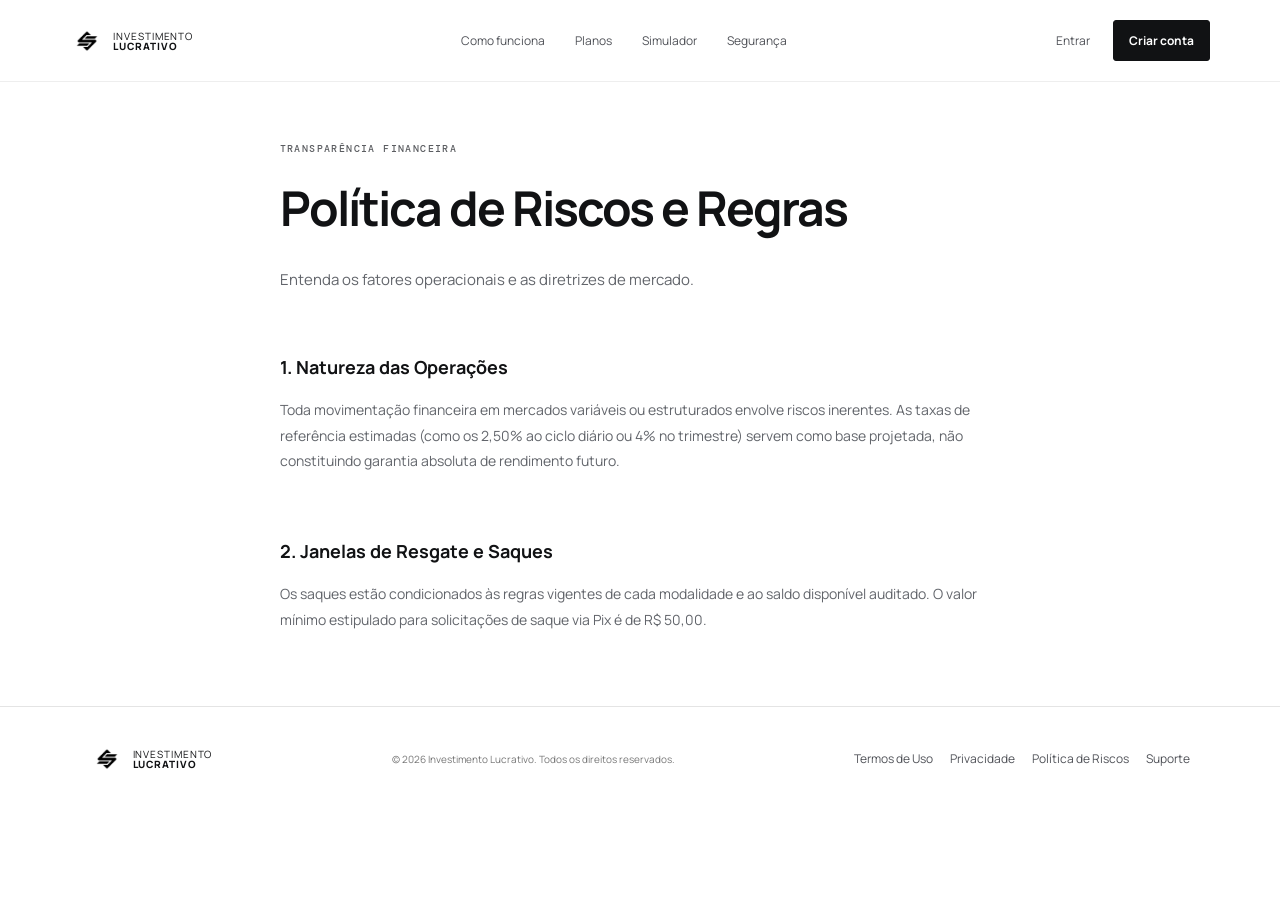
<file: risks.html>
<!doctype html>
<html lang="pt-BR">
<head>
  <meta charset="UTF-8" />
  <meta name="viewport" content="width=device-width, initial-scale=1.0" />
  <title>Política de Riscos | Investimento Lucrativo</title>
  <link rel="preconnect" href="https://fonts.googleapis.com" />
  <link rel="preconnect" href="https://fonts.gstatic.com" crossorigin />
  <link href="https://fonts.googleapis.com/css2?family=DM+Mono:wght@400;500&family=Manrope:wght@400;500;600;700;800&display=swap" rel="stylesheet" />
  <link rel="stylesheet" href="style.css" />
</head>
<body>
  <header class="header">
    <a href="index.html" class="brand">
      <!-- Nova logo inserida no cabeçalho -->
      <img src="logo.png" alt="Investimento Lucrativo" style="width: 34px; height: 34px; border-radius: 4px; object-fit: cover;" />
      <span>investimento<br><b>lucrativo</b></span>
    </a>
    <button class="menu" aria-label="Abrir menu">☰</button>
    <nav>
      <a href="index.html#como-funciona">Como funciona</a>
      <a href="index.html#planos">Planos</a>
      <a href="index.html#simulador">Simulador</a>
      <a href="index.html#seguranca">Segurança</a>
      <div class="mobile-auth-links">
        <a class="login-mobile" href="login.html">Entrar</a>
        <a class="button small" href="register.html">Criar conta</a>
      </div>
    </nav>
    <div class="header-actions">
      <a class="login" href="login.html">Entrar</a>
      <a class="button small" href="register.html">Criar conta</a>
    </div>
  </header>

  <main class="section" style="max-width: 900px; padding: 60px 7%;">
    <p class="eyebrow">TRANSPARÊNCIA FINANCEIRA</p>
    <h1 style="font-size: clamp(32px, 4vw, 48px); letter-spacing: -2px; margin: 0 0 15px;">Política de Riscos e Regras</h1>
    <p class="lead" style="margin-bottom: 40px;">Entenda os fatores operacionais e as diretrizes de mercado.</p>

    <div style="display: grid; gap: 30px; font-size: 14px; line-height: 1.8; color: var(--muted);">
      <section>
        <h3 style="color: var(--ink); font-size: 18px; margin-bottom: 10px;">1. Natureza das Operações</h3>
        <p>Toda movimentação financeira em mercados variáveis ou estruturados envolve riscos inerentes. As taxas de referência estimadas (como os 2,50% ao ciclo diário ou 4% no trimestre) servem como base projetada, não constituindo garantia absoluta de rendimento futuro.</p>
      </section>

      <section>
        <h3 style="color: var(--ink); font-size: 18px; margin-bottom: 10px;">2. Janelas de Resgate e Saques</h3>
        <p>Os saques estão condicionados às regras vigentes de cada modalidade e ao saldo disponível auditado. O valor mínimo estipulado para solicitações de saque via Pix é de R$ 50,00.</p>
      </section>
    </div>
  </main>

  <footer>
    <div class="brand">
      <!-- Nova logo inserida no rodapé -->
      <img src="logo.png" alt="Investimento Lucrativo" style="width: 34px; height: 34px; border-radius: 4px; object-fit: cover;" />
      <span>investimento<br><b>lucrativo</b></span>
    </div>
    <p>© 2026 Investimento Lucrativo. Todos os direitos reservados.</p>
    <div class="footer-links">
      <a href="terms.html">Termos de Uso</a>
      <a href="privacy.html">Privacidade</a>
      <a href="risks.html">Política de Riscos</a>
      <a href="support.html">Suporte</a>
    </div>
  </footer>

  <div id="toast" role="status" aria-live="polite"></div>
  <script src="app.js"></script>
</body>
</html>
</file>
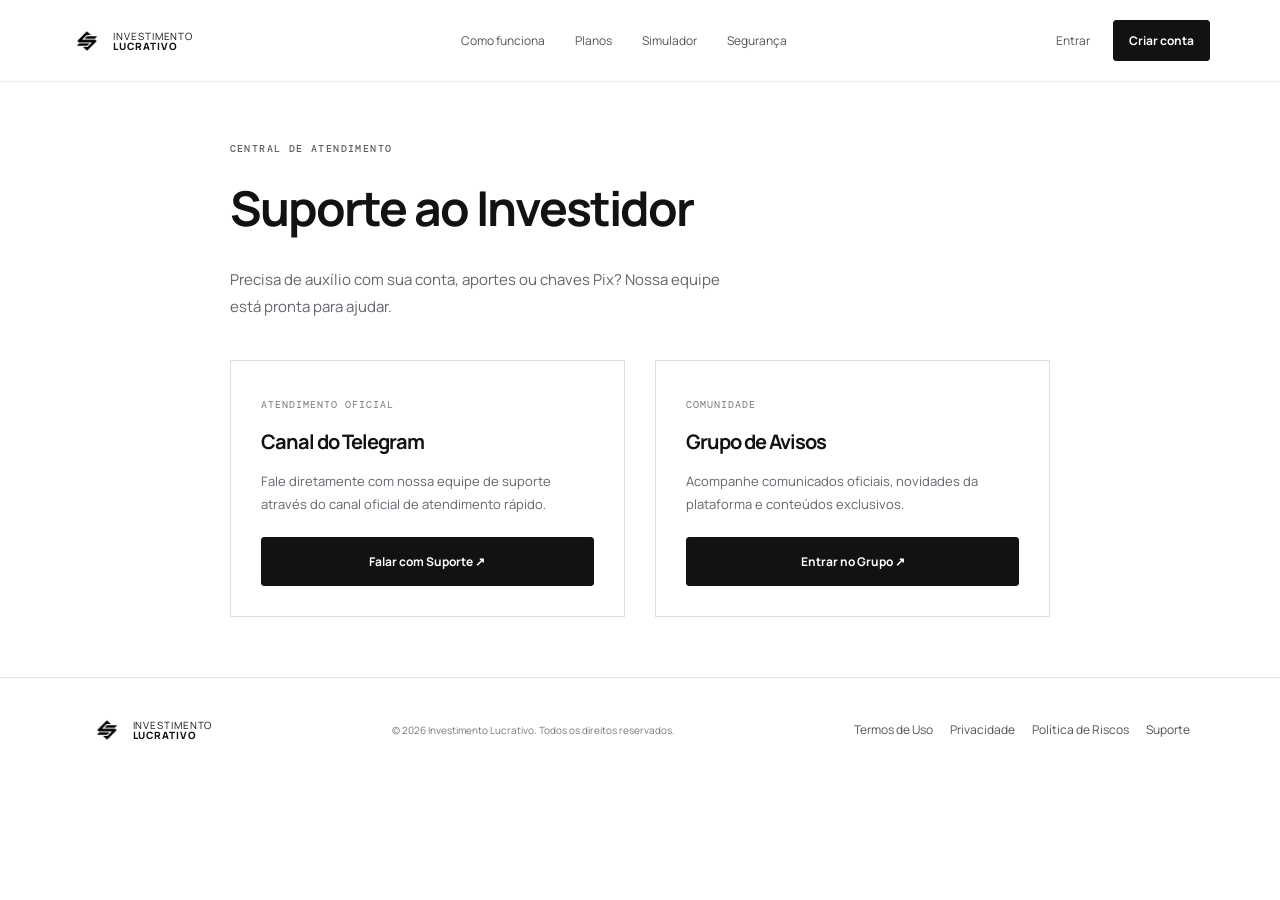
<file: support.html>
<!doctype html>
<html lang="pt-BR">
<head>
  <meta charset="UTF-8" />
  <meta name="viewport" content="width=device-width, initial-scale=1.0" />
  <title>Suporte | Investimento Lucrativo</title>
  <link rel="preconnect" href="https://fonts.googleapis.com" />
  <link rel="preconnect" href="https://fonts.gstatic.com" crossorigin />
  <link href="https://fonts.googleapis.com/css2?family=DM+Mono:wght@400;500&family=Manrope:wght@400;500;600;700;800&display=swap" rel="stylesheet" />
  <link rel="stylesheet" href="style.css" />
</head>
<body>
  <header class="header">
    <a href="index.html" class="brand">
      <!-- Nova logo inserida no cabeçalho -->
      <img src="logo.png" alt="Investimento Lucrativo" style="width: 34px; height: 34px; border-radius: 4px; object-fit: cover;" />
      <span>investimento<br><b>lucrativo</b></span>
    </a>
    <button class="menu" aria-label="Abrir menu">☰</button>
    <nav>
      <a href="index.html#como-funciona">Como funciona</a>
      <a href="index.html#planos">Planos</a>
      <a href="index.html#simulador">Simulador</a>
      <a href="index.html#seguranca">Segurança</a>
      <div class="mobile-auth-links">
        <a class="login-mobile" href="login.html">Entrar</a>
        <a class="button small" href="register.html">Criar conta</a>
      </div>
    </nav>
    <div class="header-actions">
      <a class="login" href="login.html">Entrar</a>
      <a class="button small" href="register.html">Criar conta</a>
    </div>
  </header>

  <main class="section" style="max-width: 1000px; padding: 60px 7%;">
    <p class="eyebrow">CENTRAL DE ATENDIMENTO</p>
    <h1 style="font-size: clamp(32px, 4vw, 48px); letter-spacing: -2px; margin: 0 0 15px;">Suporte ao Investidor</h1>
    <p class="lead" style="margin-bottom: 40px;">Precisa de auxílio com sua conta, aportes ou chaves Pix? Nossa equipe está pronta para ajudar.</p>

    <div style="display: grid; grid-template-columns: repeat(auto-fit, minmax(280px, 1fr)); gap: 30px;">
      <div class="plan" style="padding: 30px;">
        <span class="tag">ATENDIMENTO OFICIAL</span>
        <h3 style="font-size: 20px; margin: 15px 0;">Canal do Telegram</h3>
        <p style="font-size: 13px; color: var(--muted); margin-bottom: 20px;">Fale diretamente com nossa equipe de suporte através do canal oficial de atendimento rápido.</p>
        <a class="button full" href="https://t.me/investimentolucrativo0" data-whatsapp>Falar com Suporte ↗</a>
      </div>

      <div class="plan" style="padding: 30px;">
        <span class="tag">COMUNIDADE</span>
        <h3 style="font-size: 20px; margin: 15px 0;">Grupo de Avisos</h3>
        <p style="font-size: 13px; color: var(--muted); margin-bottom: 20px;">Acompanhe comunicados oficiais, novidades da plataforma e conteúdos exclusivos.</p>
        <!-- Botão corrigido com fundo sólido para garantir contraste e visibilidade -->
        <a class="button full" href="#" data-whatsapp>Entrar no Grupo ↗</a>
      </div>
    </div>
  </main>

  <footer>
    <div class="brand">
      <!-- Nova logo inserida no rodapé -->
      <img src="logo.png" alt="Investimento Lucrativo" style="width: 34px; height: 34px; border-radius: 4px; object-fit: cover;" />
      <span>investimento<br><b>lucrativo</b></span>
    </div>
    <p>© 2026 Investimento Lucrativo. Todos os direitos reservados.</p>
    <div class="footer-links">
      <a href="terms.html">Termos de Uso</a>
      <a href="privacy.html">Privacidade</a>
      <a href="risks.html">Política de Riscos</a>
      <a href="support.html">Suporte</a>
    </div>
  </footer>

  <div id="toast" role="status" aria-live="polite"></div>
  <script src="app.js"></script>
</body>
</html>
</file>
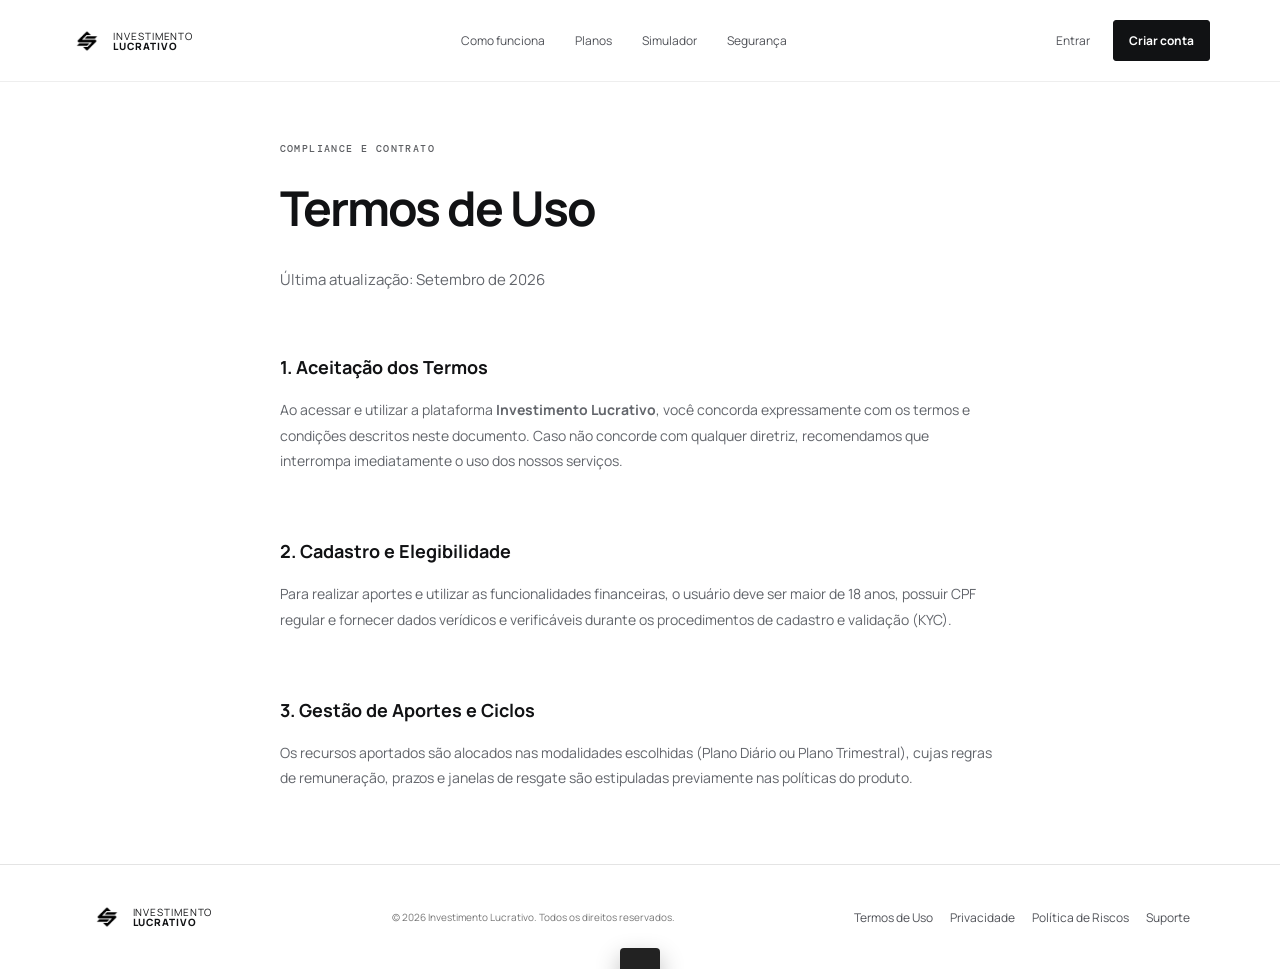
<file: terms.html>
<!doctype html>
<html lang="pt-BR">
<head>
  <meta charset="UTF-8" />
  <meta name="viewport" content="width=device-width, initial-scale=1.0" />
  <title>Termos de Uso | Investimento Lucrativo</title>
  <link rel="preconnect" href="https://fonts.googleapis.com" />
  <link rel="preconnect" href="https://fonts.gstatic.com" crossorigin />
  <link href="https://fonts.googleapis.com/css2?family=DM+Mono:wght@400;500&family=Manrope:wght@400;500;600;700;800&display=swap" rel="stylesheet" />
  <link rel="stylesheet" href="style.css" />
</head>
<body>
  <header class="header">
    <a href="index.html" class="brand">
      <!-- Nova logo inserida no cabeçalho -->
      <img src="logo.png" alt="Investimento Lucrativo" style="width: 34px; height: 34px; border-radius: 4px; object-fit: cover;" />
      <span>investimento<br><b>lucrativo</b></span>
    </a>
    <button class="menu" aria-label="Abrir menu">☰</button>
    <nav>
      <a href="index.html#como-funciona">Como funciona</a>
      <a href="index.html#planos">Planos</a>
      <a href="index.html#simulador">Simulador</a>
      <a href="index.html#seguranca">Segurança</a>
      <div class="mobile-auth-links">
        <a class="login-mobile" href="login.html">Entrar</a>
        <a class="button small" href="register.html">Criar conta</a>
      </div>
    </nav>
    <div class="header-actions">
      <a class="login" href="login.html">Entrar</a>
      <a class="button small" href="register.html">Criar conta</a>
    </div>
  </header>

  <main class="section" style="max-width: 900px; padding: 60px 7%;">
    <p class="eyebrow">COMPLIANCE E CONTRATO</p>
    <h1 style="font-size: clamp(32px, 4vw, 48px); letter-spacing: -2px; margin: 0 0 15px;">Termos de Uso</h1>
    <p class="lead" style="margin-bottom: 40px;">Última atualização: Setembro de 2026</p>

    <div style="display: grid; gap: 30px; font-size: 14px; line-height: 1.8; color: var(--muted);">
      <section>
        <h3 style="color: var(--ink); font-size: 18px; margin-bottom: 10px;">1. Aceitação dos Termos</h3>
        <p>Ao acessar e utilizar a plataforma <strong>Investimento Lucrativo</strong>, você concorda expressamente com os termos e condições descritos neste documento. Caso não concorde com qualquer diretriz, recomendamos que interrompa imediatamente o uso dos nossos serviços.</p>
      </section>

      <section>
        <h3 style="color: var(--ink); font-size: 18px; margin-bottom: 10px;">2. Cadastro e Elegibilidade</h3>
        <p>Para realizar aportes e utilizar as funcionalidades financeiras, o usuário deve ser maior de 18 anos, possuir CPF regular e fornecer dados verídicos e verificáveis durante os procedimentos de cadastro e validação (KYC).</p>
      </section>

      <section>
        <h3 style="color: var(--ink); font-size: 18px; margin-bottom: 10px;">3. Gestão de Aportes e Ciclos</h3>
        <p>Os recursos aportados são alocados nas modalidades escolhidas (Plano Diário ou Plano Trimestral), cujas regras de remuneração, prazos e janelas de resgate são estipuladas previamente nas políticas do produto.</p>
      </section>
    </div>
  </main>

  <footer>
    <div class="brand">
      <!-- Nova logo inserida no rodapé -->
      <img src="logo.png" alt="Investimento Lucrativo" style="width: 34px; height: 34px; border-radius: 4px; object-fit: cover;" />
      <span>investimento<br><b>lucrativo</b></span>
    </div>
    <p>© 2026 Investimento Lucrativo. Todos os direitos reservados.</p>
    <div class="footer-links">
      <a href="terms.html">Termos de Uso</a>
      <a href="privacy.html">Privacidade</a>
      <a href="risks.html">Política de Riscos</a>
      <a href="support.html">Suporte</a>
    </div>
  </footer>

  <div id="toast" role="status" aria-live="polite"></div>
  <script src="app.js"></script>
</body>
</html>
</file>
<file: style.css>
:root{--ink:#111214;--muted:#62656b;--line:#dedfe1;--soft:#f5f5f4;--gray:#9aa0a6;--white:#fff;--accent:#25272a}
*{box-sizing:border-box}
html{scroll-behavior:smooth}
body{margin:0;background:var(--white);color:var(--ink);font-family:Manrope,Arial,sans-serif}
.header{height:82px;display:flex;align-items:center;justify-content:space-between;padding:0 5.5%;border-bottom:1px solid #eee;position:sticky;top:0;background:#fffc;backdrop-filter:blur(14px);z-index:10}
.brand{color:var(--ink);display:flex;align-items:center;gap:9px;font-size:10px;line-height:10px;text-transform:uppercase;letter-spacing:.9px;text-decoration:none}
.brand b{font-weight:800}
.brand-mark{display:grid;place-items:center;width:34px;height:34px;border-radius:50%;background:var(--ink);color:#fff;font:500 10px 'DM Mono'}
nav{display:flex;gap:30px;align-items:center}
nav a,.login,.footer-links a{font-size:12px;color:#505258;text-decoration:none}
.header-actions{display:flex;align-items:center;gap:23px}

/* Esconde os links mobile no computador */
.mobile-auth-links {
  display: none;
}

.button{display:inline-flex;align-items:center;justify-content:center;gap:22px;background:var(--ink);border:1px solid var(--ink);color:#fff;text-decoration:none;padding:15px 20px;border-radius:3px;font:700 12px Manrope;cursor:pointer;transition:.2s}
.button:hover{background:#555;border-color:#555;transform:translateY(-1px)}
.button.small{padding:11px 15px}
.menu{display:none;border:0;background:none;font-size:22px;cursor:pointer}
.hero{max-width:1230px;margin:auto;min-height:570px;padding:87px 5.5% 72px;display:grid;grid-template-columns:1fr 440px;align-items:center;gap:75px}
.eyebrow{font:500 10px 'DM Mono';letter-spacing:1.4px;color:#5b5d61;margin:0 0 20px}
.eyebrow i{display:inline-block;width:23px;border-top:1px solid;margin:0 9px 3px 0}
.hero h1,.section h2,.community h2{font-size:clamp(38px,4.4vw,65px);line-height:1.08;letter-spacing:-3px;margin:0;max-width:620px}
.hero h1 em{font-family:Georgia,serif;font-weight:400}
.lead{color:var(--muted);font-size:15px;line-height:1.8;max-width:520px;margin:26px 0}
.hero-actions{display:flex;gap:28px;align-items:center}
.text-link{font-size:12px;font-weight:700;color:var(--ink);text-decoration:none}
.text-link span{font-size:18px;margin-left:8px}
.disclaimer{font-size:10px;color:#87898e;margin-top:25px}
.dashboard-card{background:#202224;color:white;padding:24px 25px;border-radius:4px;box-shadow:20px 22px 0 #eeeeec}
.card-top,.card-stats,.next-event{display:flex;justify-content:space-between;align-items:center}
.card-top{font:10px 'DM Mono';letter-spacing:1px;color:#babdc1}
.card-top button{border:0;background:none;color:white;letter-spacing:2px}
.balance-label{font-size:11px;color:#aeb1b5;margin:34px 0 3px}
.balance{font-size:35px;font-weight:700;letter-spacing:-1.5px;margin:0}
.balance span{font-size:19px}
.chart{height:145px;margin-top:15px}
.chart svg{width:100%;height:100%}
.area{fill:url(#fill)}
.line{fill:none;stroke:#f2f2f2;stroke-width:2}
.card-stats{padding:17px 0;border-top:1px solid #424448;border-bottom:1px solid #424448}
.card-stats div{display:grid;gap:5px}
.card-stats span{font-size:10px;color:#aeb1b5}
.card-stats b{font:500 11px 'DM Mono'}
.positive{color:#cdd2d3}
.next-event{padding-top:17px;font-size:11px}
.next-event div{margin-right:auto}
.next-event small{display:block;font:9px 'DM Mono';color:#9fa3a7;margin-bottom:3px}
.pulse{height:8px;width:8px;border-radius:50%;background:#d7dcda;margin-right:10px}
.numbers{background:#f0f0ef;display:grid;grid-template-columns:repeat(4,1fr);padding:30px 8%;gap:30px}
.numbers div{display:flex;align-items:center;gap:15px;border-right:1px solid #d3d3d1}
.numbers div:last-child{border:0}
.numbers b{font:500 23px 'DM Mono';letter-spacing:-1px}
.numbers span{font-size:10px;line-height:1.5;color:#63666a}
.section{padding:118px 7%;max-width:1400px;margin:auto}
.how h2{margin-bottom:66px}
.steps{display:grid;grid-template-columns:repeat(3,1fr);gap:55px}
.steps article{border-top:1px solid var(--ink);padding-top:18px}
.steps article>span,.security-grid article>b{font:11px 'DM Mono';color:#777}
.steps h3,.security-grid h3{font-size:18px;margin:38px 0 11px}
.steps p,.plan p,.sim-copy>p,.security-grid p{color:var(--muted);font-size:13px;line-height:1.8;margin:0}
.plans{background:#f5f5f4;max-width:none;padding-left:7%;padding-right:7%;display:grid;grid-template-columns:1fr 1fr;gap:20px}
.section-note{font-size:12px;color:var(--muted);line-height:1.7;max-width:390px;align-self:end}
.plan-grid{grid-column:1/-1;display:grid;grid-template-columns:1fr 1fr;gap:20px;margin-top:45px}
.plan{padding:34px;background:#fff;border:1px solid #dedede}
.plan.featured{background:#25272a;color:#fff;border-color:#25272a}
.tag{font:10px 'DM Mono';letter-spacing:1px;color:#74777c}
.featured .tag{color:#c4c7ca}
.plan h3{font-size:27px;margin:30px 0 12px;letter-spacing:-1px}
.plan ul{padding:0;list-style:none;margin:30px 0}
.plan li{font-size:12px;border-top:1px solid #e2e2e1;padding:12px 0}
.featured li{border-color:#46484b}
.outline{border:1px solid #222;background:transparent;padding:13px 16px;font:700 11px Manrope;cursor:pointer}
.simulator{display:grid;grid-template-columns:1fr 490px;gap:110px;align-items:center}
.sim-copy h2{margin-bottom:22px}
.risk-note{display:flex;gap:14px;border-left:2px solid #777;margin-top:34px;padding:3px 0 3px 15px;font-size:11px;color:#666;line-height:1.5}
.risk-note b{color:#333}
.sim-box{padding:32px;background:#f3f3f2}
.sim-box label,.sim-box legend{font-size:11px;font-weight:700}
.input-currency{display:flex;align-items:center;gap:8px;margin:9px 0 5px;padding:0 14px;background:#fff;border:1px solid #d8d8d6}
.input-currency span{font:14px 'DM Mono';color:#777}
.input-currency input{width:100%;padding:14px 0;border:0;outline:0;font:600 17px 'DM Mono'}
.hint{font-size:10px;color:#777}
fieldset{border:0;padding:22px 0 0;margin:0}
.choice{background:#fff;border:1px solid #ddd;display:flex;align-items:center;padding:12px;margin-top:8px;cursor:pointer}
.choice input{display:none}
.choice span{display:grid;gap:2px}
.choice small{font-size:10px;color:#777;font-weight:400}
.choice i{margin-left:auto;width:13px;height:13px;border:1px solid #888;border-radius:50%}
.choice input:checked~i{border:4px solid #292b2d}
.estimate{border-top:1px solid #d8d8d6;margin:21px 0;display:grid;grid-template-columns:1fr 1fr;gap:17px}
.estimate div{padding-top:14px;display:grid;gap:5px}
.estimate span{font-size:10px;color:#777}
.estimate b{font:500 12px 'DM Mono'}
.full{width:100%}
.security{border-top:1px solid #eee}
.security>div:first-child{display:flex;justify-content:space-between;align-items:end}
.security-grid{display:grid;grid-template-columns:repeat(3,1fr);gap:35px;margin-top:65px}
.security-grid article{padding:25px;background:#f4f4f3;min-height:190px}
.security-grid h3{margin-top:35px}
.community{margin:0 7% 95px;background:#222426;color:white;padding:55px 6%;display:flex;align-items:center;justify-content:space-between}
.community h2{font-size:39px}
.community>div>p:last-child{font-size:12px;color:#bfc0c1}
.light{background:#fff;color:#222;border-color:#fff}
footer{border-top:1px solid #e4e4e4;padding:35px 7%;display:flex;align-items:center;justify-content:space-between;gap:20px}
footer p{font-size:10px;color:#777}
.footer-links{display:flex;gap:17px}

/* Toast Flutuante Profissional */
#toast{position:fixed;left:50%;bottom:26px;transform:translate(-50%,100px);background:#222;color:#fff;padding:13px 20px;border-radius:4px;font-size:12px;font-weight:600;box-shadow:0 10px 25px rgba(0,0,0,0.3);transition:transform 0.25s ease-in-out;z-index:9999}
#toast.show{transform:translate(-50%,0)}

@media(max-width:760px){
  .header{height:66px;padding:0 5%}
  .header-actions{display:none} 
  .menu{display:block}
  
  /* Menu mobile estilizado */
  .header nav{
    display:none;
    position:absolute;
    top:66px;
    left:0;
    width:100%;
    background:var(--white);
    flex-direction:column;
    padding:25px 20px;
    box-shadow:0 15px 30px rgba(0,0,0,0.12);
    border-bottom:1px solid var(--line);
    z-index:99;
    gap:18px;
    text-align:center;
  }
  .header nav.active{
    display:flex;
  }
  
  /* Estilização profissional dos links de navegação no menu */
  .header nav > a {
    font-size: 14px;
    font-weight: 600;
    padding: 8px 0;
    color: var(--ink);
  }

  /* Bloco profissional para os botões de Entrar e Criar Conta no celular */
  .mobile-auth-links {
    display: flex;
    flex-direction: column;
    gap: 12px;
    border-top: 1px solid var(--line);
    padding-top: 20px;
    margin-top: 5px;
    width: 100%;
  }

  .mobile-auth-links .login-mobile {
    display: block;
    width: 100%;
    padding: 14px;
    background: var(--soft);
    border: 1px solid var(--line);
    color: var(--ink);
    text-align: center;
    border-radius: 3px;
    font: 700 12px Manrope;
    text-decoration: none;
  }

  .mobile-auth-links .button {
    width: 100%;
    text-align: center;
    padding: 14px;
  }

  .hero{padding:60px 7% 75px;grid-template-columns:1fr;gap:45px}
  .hero h1{letter-spacing:-2px}
  .dashboard-card{width:100%;box-shadow:10px 12px #eee}
  .numbers{grid-template-columns:1fr 1fr;padding:25px 7%;gap:20px}
  .numbers div{border:0}
  .section{padding:75px 7%}
  .steps,.plan-grid,.security-grid{grid-template-columns:1fr;gap:20px}
  .plans{display:block}
  .section-note{margin-top:20px}
  .plan-grid{margin-top:35px}
  .simulator{grid-template-columns:1fr;gap:40px}
  .community{margin:0 0 60px;padding:47px 7%;display:block}
  .community .button{margin-top:20px}
  .security>div:first-child{display:block}
  
  footer{
    display:flex !important;
    flex-direction:column !important;
    align-items:center !important;
    text-align:center !important;
    gap:15px !important;
    padding:35px 7% 110px 7% !important;
  }
  .footer-links{
    display:flex !important;
    flex-direction:column !important;
    align-items:center !important;
    gap:10px !important;
  }
  
  .hero-actions{gap:18px}
  .sim-box{padding:23px}
}
</file>
